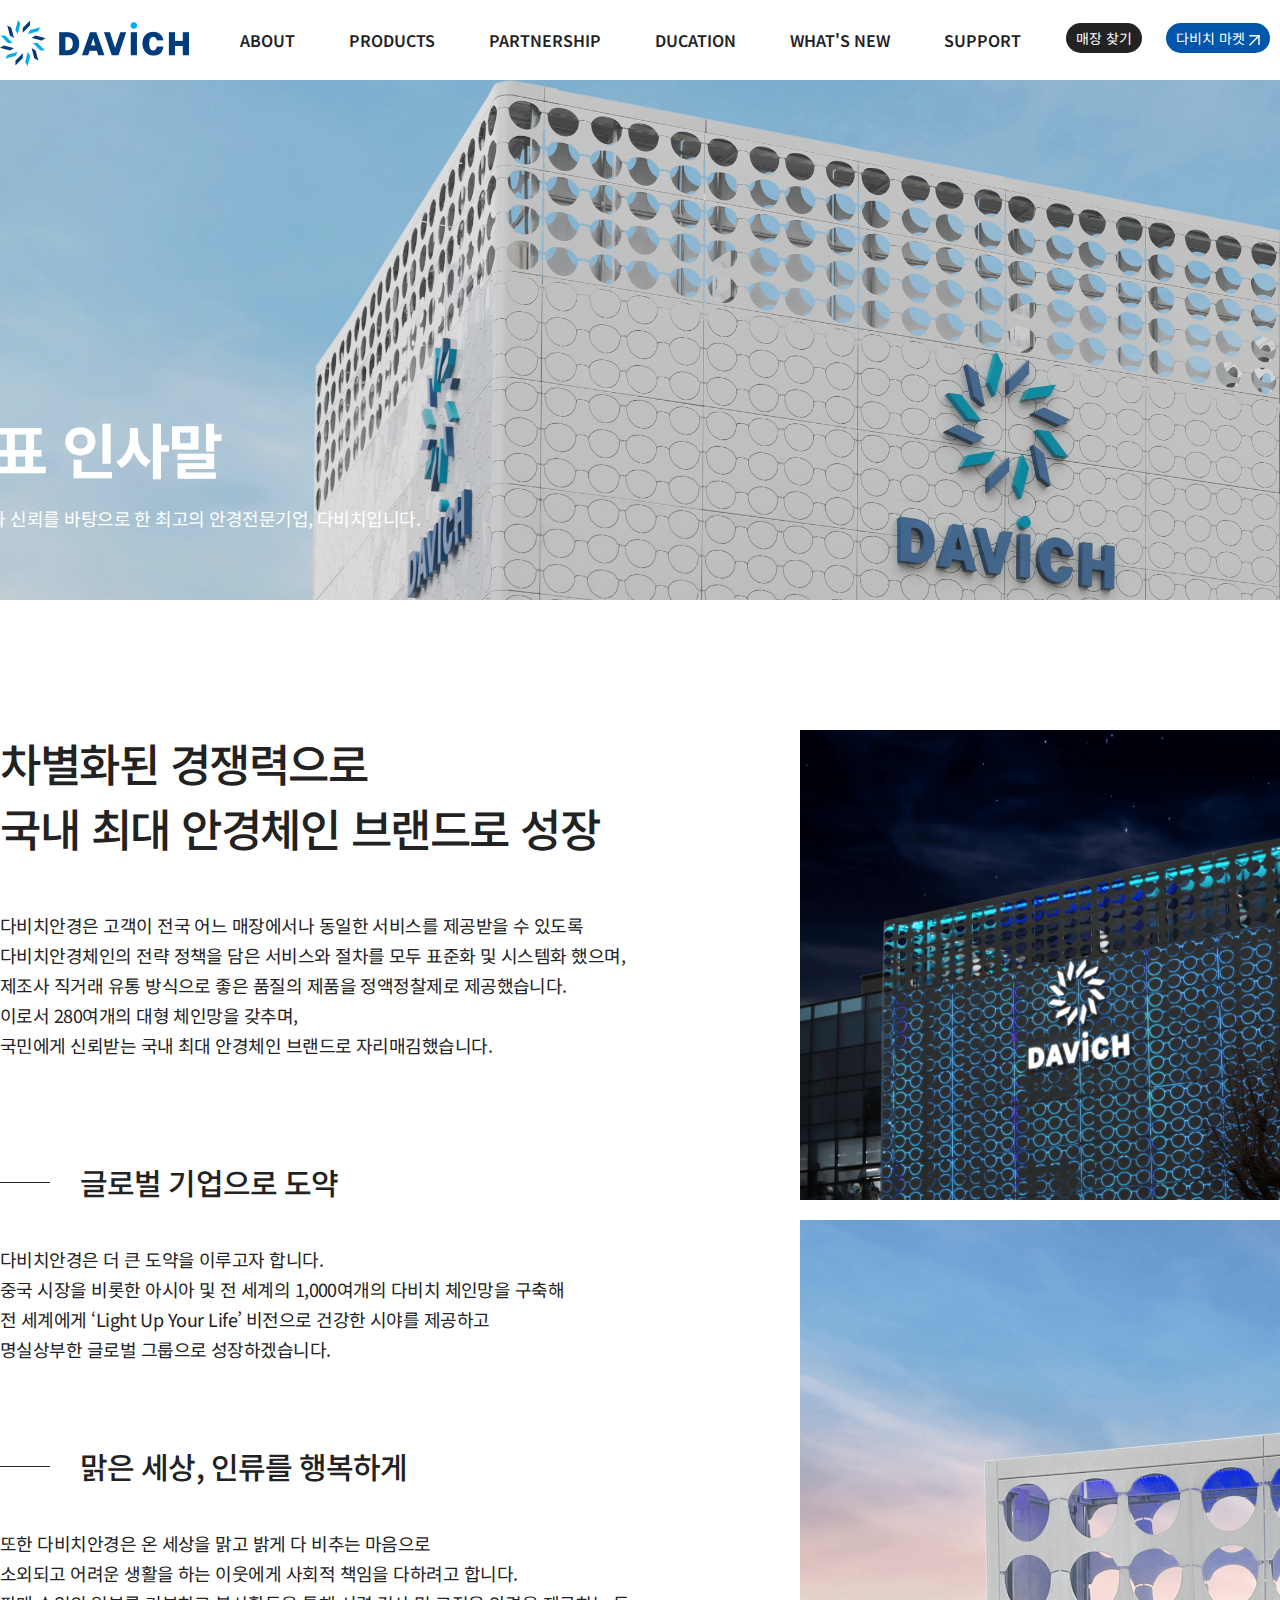
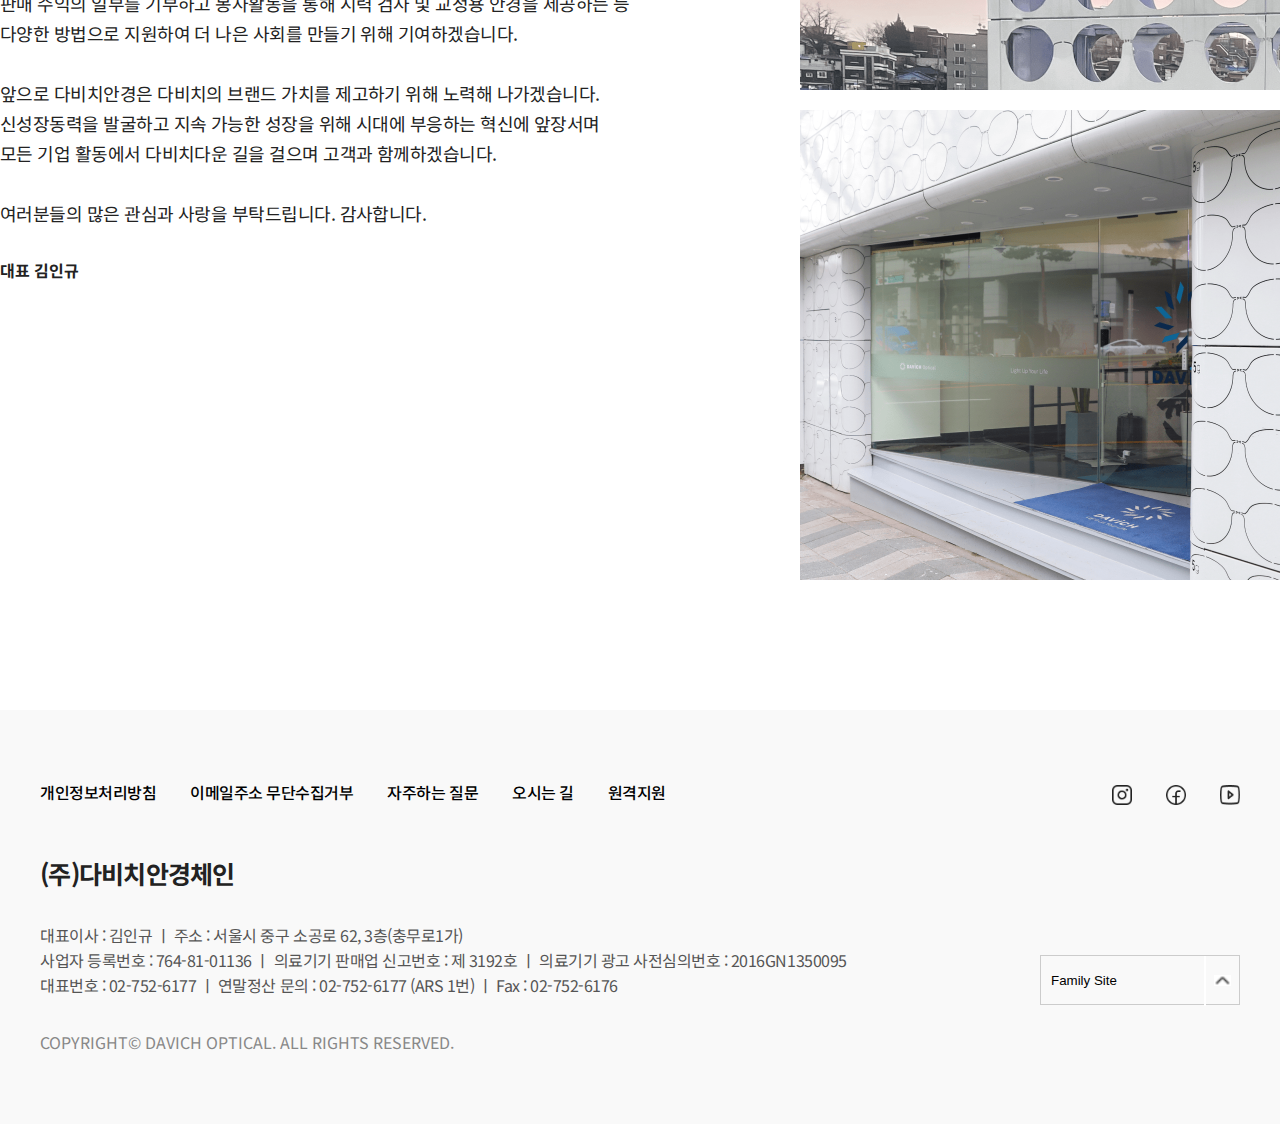
<file: sub1.html>
<!DOCTYPE html>
<html lang="ko">
<head>
    <meta charset="UTF-8">
    <meta http-equiv="X-UA-Compatible" content="IE=edge">
    <meta name="viewport" content="width=device-width, initial-scale=1.0">
    <title>Document</title>
    <link href="https://fonts.googleapis.com/css2?family=Noto+Sans+KR:wght@100;300;400;500;700;900&display=swap" rel="stylesheet">
    <link rel="stylesheet" href="css/main.css">
    <link rel="stylesheet" href="css/reset.css">
    <link rel="stylesheet" href="css/responsive.css">
    <link rel="stylesheet" href="css/sub1.css">
    <link href="https://unpkg.com/aos@2.3.1/dist/aos.css" rel="stylesheet">
    <script src="https://unpkg.com/aos@2.3.1/dist/aos.js"></script>
    
    <script src="https://ajax.googleapis.com/ajax/libs/jquery/3.6.0/jquery.min.js"></script>
    <script defer src="js/main.js"></script>
</head>
<body>
    <div class="header_container">
        <header>
            <div class="header_main">
                <h1><a href="index.html"></a></h1>
                <button class="trigger">
                    <span class="icon_bar"></span>
                    <span class="icon_bar"></span>
                    <span class="icon_bar"></span>
                </button>
                <div class="gnb">
                    <div class="navbar">
                        <ul class="navbar_gnb">
                            <li>
                                <a href="#">ABOUT</a>
                                <div class="icon"></div>
                                <ul class="sub">
                                    <li><a href="sub1.html">대표 인사말</a></li>
                                    <li><a href="#">기업소개</a></li>
                                    <li><a href="#">비주얼<br>아이덴티티</a></li>
                                    <li><a href="#">사회 공헌</a></li>
                                    <li><a href="#">오시는 길</a></li>
                                </ul>
                            </li>
                            <li>
                                <a href="#">PRODUCTS</a>
                                <div class="icon"></div>
                                <ul class="sub">
                                    <li><a href="#">안경테</a></li>
                                    <li><a href="#">안경렌즈</a></li>
                                    <li><a href="#">콘택트렌즈</a></li>
                                    <li><a href="#">보청기</a></li>
                                </ul>
                            </li>
                            <li>
                                <a href="#">PARTNERSHIP</a>
                                <div class="icon"></div>
                                <ul class="sub">
                                    <li><a href="#">가맹점 현황</a></li>
                                    <li><a href="#">가맹점 개설안내</a></li>
                                    <li><a href="#">가맹점 개설문의</a></li>
                                    <li><a href="#">제휴 문의</a></li>
                                </ul>
                            </li>
                            <li>
                                <a href="#">DUCATION</a>
                                <div class="icon"></div>
                                <ul class="sub">
                                    <li><a href="#">고객 가치<br>경영 연구원</a></li>
                                    <li><a href="#">다비치 사관·공채</a></li>
                                    <li><a href="#">사관·공채 모집</a></li>
                                </ul>
                            </li>
                            <li>
                                <a href="#">WHAT'S NEW</a>
                                <div class="icon"></div>
                                <ul class="sub">
                                    <li><a href="#">광고/홍보영상</a></li>
                                    <li><a href="#">다비치 소식</a></li>
                                    <li><a href="#">이벤트</a></li>
                                </ul>
                            </li>
                            <li>
                                <a href="#">SUPPORT</a>
                                <div class="icon"></div>
                                <ul class="sub">
                                    <li><a href="#">고객의 소리</a></li>
                                    <li><a href="#">자주하는 질문</a></li>
                                    <li><a href="#">상품권 구매</a></li>
                                    <li><a href="#">매장찾기</a></li>
                                </ul>
                            </li>
                        </ul>
                    </div>
                </div>
                <div class="enbContainer">
                    <div class="enbMap">
                        <a href="#">
                            <span>매장 찾기</span>
                            <img class="enbIcon" src="img/map_FILL1_wght400_GRAD0_opsz48.png" alt="">
                        </a>
                    </div>
                    <div class="enbShop">
                        <a href="#">
                            <span>다비치 마켓</span>
                            <img class="enbTxtBtn" src="img/icon-arrow.png" alt="">
                            <img class="enbIcon" src="img/storefront_FILL0_wght400_GRAD0_opsz48.png" alt="">
                        </a>
                    </div>
                </div>
            </div>
        </header>
        <div class="sub_shadow"></div>
    </div>
    <main>
        <div class="sublayout">
            <div class="subTitle">
                <div class="subTitleTxt inner">
                    <h2>대표 인사말</h2>
                    <p>전문성과 신뢰를 바탕으로 한 최고의 안경전문기업, 다비치입니다.</p>
                </div>
            </div>
            <!-- section 1-->
            <section id="greetingContainer">
                <div class="greetingInner inner">
                    <div class="greetingBox">
                        <div class="greetingTitle">
                            <h2><span>차별화된 경쟁력으로<br>국내 최대 안경체인 브랜드로 성장</span></h2>
                            <p>다비치안경은 고객이 전국 어느 매장에서나 동일한 서비스를 제공받을 수 있도록<br>다비치안경체인의 전략 정책을 담은 서비스와 절차를 모두 표준화 및 시스템화 했으며,<br>제조사 직거래 유통 방식으로 좋은 품질의 제품을 정액정찰제로 제공했습니다.<br>이로서 280여개의 대형 체인망을 갖추며,<br>국민에게 신뢰받는 국내 최대 안경체인 브랜드로 자리매김했습니다. </p>
                        </div>
                        <div class="greetingTxt">
                            <h3>글로벌 기업으로 도약</h3>
                            <p>다비치안경은 더 큰 도약을 이루고자 합니다.<br>중국 시장을 비롯한 아시아 및 전 세계의 1,000여개의 다비치 체인망을 구축해<br>전 세계에게 ‘Light Up Your Life’ 비전으로 건강한 시야를 제공하고<br>명실상부한 글로벌 그룹으로 성장하겠습니다. </p>
                            <h3>맑은 세상, 인류를 행복하게</h3>
                            <p class="greeInAddition"> 또한 다비치안경은 온 세상을 맑고 밝게 다 비추는 마음으로<br>소외되고 어려운 생활을 하는 이웃에게 사회적 책임을 다하려고 합니다.<br>판매 수익의 일부를 기부하고 봉사활동을 통해 시력 검사 및 교정용 안경을 제공하는 등<br>다양한 방법으로 지원하여 더 나은 사회를 만들기 위해 기여하겠습니다.<br></p>
                            <p class="greeAddition">앞으로 다비치안경은 다비치의 브랜드 가치를 제고하기 위해 노력해 나가겠습니다.<br>신성장동력을 발굴하고 지속 가능한 성장을 위해 시대에 부응하는 혁신에 앞장서며<br>모든 기업 활동에서 다비치다운 길을 걸으며 고객과 함께하겠습니다.<br></p>
                            <p class="greeThanks">여러분들의 많은 관심과 사랑을 부탁드립니다. 감사합니다. </p>
                            <strong>대표 김인규</strong>
                        </div>
                    </div>
                    <div class="greetingImg">
                        <img class="greetingImg1" src="img/img-greetings-01.png" alt="">
                        <img class="greetingImg2" src="img/img-greetings-02.png" alt="">
                        <img class="greetingImg3" src="img/img-greetings-03.png" alt="">
                    </div>
                </div> 
            </section>
        </div>
    </main>
   <!-- footer -->
   <footer>
    <div class="footerContainer inner">
        <div class="footerBox">
            <div class="footerTop">
                <ul class="fnb">
                    <li><a href="#">개인정보처리방침</a></li>
                    <li><a href="#">이메일주소 무단수집거부</a></li>
                    <li><a href="#">자주하는 질문</a></li>
                    <li><a href="#">오시는 길</a></li>
                    <li><a href="#">원격지원</a></li>
                    <li><a class="mFamilySiteContainer" href='javascript:void(0);'>FamilySite</a>
                        <div class="mFamilySiteBox">
                            <ul class="mFamilySite">
                                <li><a href="https://www.davichmarket.com/" target="_blank">다비치 마켓</a></li>
                                <li><a href="http://www.bibiem.co.kr/" target="_blank">bibiem</a></li>
                                <li><a href="https://www.davichhearing.com/" target="_blank">다비치보청기</a></li>
                                <li><a href="https://www.kvisionoptical.com/" target="_blank">K비젼안경</a></li>
                            </ul>
                        </div>
                    </li>
                </ul>
                <div class="footerSns">
                    <a href="https://www.instagram.com/davich.official/">
                        <img src="img/icon-instagram-01.png" alt="">
                    </a>
                    <a href="https://facebook.com/davichoptical">
                        <img src="img/icon-facebook-01.png" alt="">
                    </a>
                    <a href="https://www.youtube.com/channel/UCJoAvzt6GNBZLuXYY50F3Yw">
                        <img src="img/icon-youtube-01.png" alt="">
                    </a>
                </div>
            </div>
            <div class="footerBody">
                <div class="footerInfo">
                    <h2>(주)다비치안경체인</h2>
                    <p class="address">
                        <span>대표이사 : 김인규 ㅣ 주소 : 서울시 중구 소공로 62, 3층(충무로1가)<br>사업자 등록번호 : 764-81-01136 ㅣ 의료기기 판매업 신고번호 : 제 3192호 ㅣ 의료기기 광고 사전심의번호 : 2016GN1350095<br>대표번호 : 02-752-6177 ㅣ 연말정산 문의 : 02-752-6177 (ARS 1번) ㅣ Fax : 02-752-6176</span>
                    </p>
                    <p class="mAddress">
                        <span>대표이사 : 김인규<br>주소 : 서울시 중구 소공로 62, 3층(충무로1가)<br>사업자 등록번호 : 764-81-01136<br>의료기기 판매업 신고번호 : 제 3192호<br>의료기기 광고 사전심의번호 : 2016GN1350095<br>대표번호 : 02-752-6177<br>연말정산 문의 : 02-752-6177 (ARS 1번)<br>Fax : 02-752-6176</span>
                    </p>
                    <p>COPYRIGHT© DAVICH OPTICAL. ALL RIGHTS RESERVED.</p>
                </div>
                <div class="footerFamilySite">
                    <select name="family" class="familySite" onchange="window.open(value,'_blank');">
                        <option selected value="index.html">Family Site</option>
                        <option value="https://www.davichmarket.com/">다비치마켓</option>
                        <option value="http://www.bibiem.co.kr/">bibiem</option>
                        <option value="https://www.davichhearing.com/">다비치보청기</option>
                        <option value="https://www.kvisionoptical.com/">K비젼안경</option>
                    </select>
                    <span class="icoArrow"><img src="img/select-arrow.png" alt=""></span>
                </div>
            </div>
        </div>
    </div>
</footer>
    
</body>
</html>
</file>
<file: css/main.css>
@charset "UTF-8";
body {
    background: #EDEBE9;
    font-family: 'Noto Sans KR', '맑은 고딕', sans-serif;
    color: #222;
    
}
.hidden { display: none;}
.inner { 
    width: 1400px;
    margin: 0 auto;
}


/****** header ******/
.header_container {
    position: fixed; /* 가로 너비 지정 필요 */
    top: 0;
    left: 0;
    width: 100%;
    height: 80px;
    background: transparent;
    z-index: 300;
    transition: .3s;
}

.header_container.scroll, .header_container.menu_on {
    background: #fff;
}

.header_main.scroll h1 a, .header_main.menu_on h1 a {
    background: url(../img/logo-color.png) no-repeat;
}

ul.navbar_gnb.scroll li > a, ul.navbar_gnb.menu_on li > a {
    color: #222;
    transition: .3s;

}
ul.navbar_gnb.scroll li > a:hover, ul.navbar_gnb.menu_on li > a:hover { color:#0056aa;}

.enbMap a.scroll , .enbMap a.menu_on {
    border-radius: 50px;
    background: #222222;
}
.enbShop a.scroll , .enbShop a.menu_on{
    border-radius: 50px;
    background: #0056aa;
}

.trigger .icon_bar.scroll, .trigger .icon_bar.menu_on {
    background: #222;
}

header {
    width: 1400px;
    margin: auto;
    position: relative;
}
.header_mian {}

header h1 { 
    float:left; 
    margin-top: 20px;
}
header h1 a {
    display: block;
    background: url(../img/logo-white.png) no-repeat;
    width: 190px;
    height: 50px;
    text-indent: -999px; /* 텍스트 안 보이게 처리 (오른쪽으로 보내면 스크롤이 생기므로 반드시 - 로 왼쪽으로 보내기)*/
    transition: .3s;
}

.gnb { }
.navbar {width: 100%;}
ul.navbar_gnb {
    margin-left: 190px;
    text-align: center; /* 안에 있는 text 들이 가운데로*/
    margin-right: 190px;
}
ul.navbar_gnb > li { display: inline-block;}
ul.navbar_gnb > li > a {
    display: block;
    line-height: 80px;
    padding: 0 35px 0 15px;
    color: #fff;
    font-size: 16px;
    
    font-weight: 600;
    transition: .3s;
}

.trigger { display: none ;}

.sub{
    display: none;
    position:absolute;
    top: 80px;
    z-index: 200;
}
.sub li {}
.sub li a{
    display: block;
    text-align: left;
    padding: 10px 30px 0 15px;
    color: #222;
    font-weight: 400;
}
.sub li a:hover{
    color: #0056aa;
}

.sub_shadow {
    display: none;
    position: absolute;
    top: 80px;
    left: 0;
    width: 100%;
    height: 210px;
    background:#fff;
    z-index: 100;
    border-top: 1px solid #edeff5;
}

ul.navbar_gnb > li.on {}
ul.navbar_gnb > li.on > a {
    color: #0056aa;
}
ul.navbar_gnb > li.on .icon {
    transform: rotate(180deg);
    top: 25px;
}
ul.navbar_gnb > li.on .icon::before
{
    background: #fff;
    display: block;
    border: 2px solid #0056aa;
    border-top-color: currentcolor;
    border-top-style: solid;
    border-top-width: 2px;
    border-left-color: currentcolor;
    border-left-style: solid;
    border-left-width: 2px;
    border-top: transparent;
    border-left: transparent;
    color: grey;
    margin: 0 auto;
    margin-bottom: 0px;
    transform: rotate(45deg);
    margin-bottom: 10px;
}

.enbContainer{
    position: absolute;
    top:10px;
    right: 0;
}

.enbMap, .enbShop { 
    display: inline-block;  
    font-weight: 500;
}
.enbMap a, .enbShop a{ 
    display: block;
    font-size: 14px;
    font-weight: 400;
    color: #fff;
    margin: 13px 10px;
    padding: 5px 10px;
}
.enbMap a.scroll, .enbShop a.scroll{
    background: #0056aa;
    border-radius: 50px;
    color: #fff;
}
.enbMap a.scroll{
    background: #222;
}


/*** section 1 ****/
#mainVisual { 
    position:  relative;
    width: 100%;
    height: 100vh;
}
#mainVisual video { 
    width: 100%; height: 100vh;
    object-fit: cover;
}
.mainTextContainer { 
    position: absolute;
    top: 45%;
    left: 11%;
}
.mainTextContainer h2 {
    font-size: 60px;
    font-weight: 800;
}
.mainTextContainer p {
    font-size: 25px;
    font-weight: 300;
    letter-spacing: -0.5px;
}
.mainTextContainer h2, .mainTextContainer p {
    color: #fff;
    margin-bottom: 5px;
}
.mainSlide{
    width: 100%;
    position: absolute;
    top: 49%;
}
.mainBtn { position: relative; }
.slickPrev, .slickNext {
    background: transparent;
    border: none;
    margin: 0 20px;
    opacity: 0.3;
}
.slickNext{
    position: absolute;
    right: 0;
}
.mainSlide img{
    width: 70px;
    height: 70px;
}
.mouseScroll {
    color: transparent;
    position: absolute;
    bottom: 5%;
    left: 50%;
    transform: translateX(-50%);
}

.mouseScroll::before {
    background: url('../img/icon-scroll.png');
    width: 33px;
    height: 51px;
    display: block;
    content: "";
    animation-name: scrollUpDown;
    animation-duration: 800ms;
    animation-iteration-count: infinite;
    animation-direction:  alternate;
}

@keyframes scrollUpDown{
    from{
        transform: translateY(0px)
    }
    to{
        transform: translateY(-20px)
    }
}

/****** trigger *******/ 
.trigger {  display: none; }
.trigger .iconBar.scroll { background: #222;}

.mBr{
    display: none;
}

/******** section 1 *******/

.enbContainer .enbMap .enbIcon, .enbContainer .enbShop .enbIcon {
    display: none;
}

/****** section 2 / mainCountYear ******/

#mainCountYear {
    background: #0056aa;
    color: #fff;
    width: 100%;
    margin-bottom: 100px;

}
.countContainer {
}
.countBox{
    display: flex;
    width: 100%;
    height: 100%;
    padding: 150px 0;
    justify-content: space-between;
    align-items: center;
}
.countContainer .countBox .countNum {
    text-align: center;
    /* transform: translateY(15px); */
    opacity: 0.2;
    animation-name: countUpDown;
    animation-duration: 700ms;
    animation-iteration-count: infinite;
    animation-direction: alternate;
}

@keyframes countUpDown{
    from{
        opacity: 1;
        scale: 1.02;
    }
    to{
        opacity: 0.7;
    }
}


.countNum p{
    font-size: 40px;
    line-height: 50px;
}
.countNum strong{
    font-size: 90px;
}
.countNum span{
    display: block;
    font-size: 22px;
    margin-top: 30px;
}


/****** section 3 / mainBrand ******/

#mainBrand {}
.proContainer{ }
.title{
    padding: 50px 0 0 0;
    text-align: center;
}
.proContainer h2, .eduContainer h2 {
    display: inline;
    position: relative;
    font-size: 100px;
    letter-spacing: -0.8px;
    border-bottom: 5px solid #0056aa;
    text-align: center;
    color: #222;
    font-weight: 900;
    z-index: 4;
}
.proContainer .title::after, .eduContainer .title::after  {
    display: block;
    content: "";
    border: 1px solid #eee;
    margin-top: 3px;
    opacity: 0.9;
}
.brandBox article:nth-child(2) .proImg img {
    width: 100%;
}
.brandBox article:nth-child(4) .proImg img {
    width: 100%;
}
.pro{
    display: flex;
    position: relative;
}
.pro .proBtn {
    position: absolute;
}
.proWrap{ 
    width: 100%;
    margin-bottom: 100px;
    overflow: hidden;
}

.brandBox article:nth-child(1) .proWrap{
    width: 95%;
}
.proWrap > img {
    overflow: hidden;
}
.proWrap img {
    opacity: 1;
    transition: .3s;
}
.proWrap:hover img {
    opacity: 0.7;
    transform: scale(1.1);
}

.proWrapMini{
    position: relative;
    width: 100%;
    z-index: -1;
}
.proWrapMini .proImg{
    display: flex;
    flex-direction: column;
}
.proWrapMini .proImg img{
    position: absolute;
    width: 360px;
    height: 360px;
    opacity: .8;
}
.proWrapMini .proImg img:nth-child(1){
    top: 0px;
    right: 0;
    /* animation-name: h2up1;
    animation-duration: 1.7s;
    animation-fill-mode: forwards;
    animation-direction: reverse;
    animation-timing-function: ease-out; */
}

/* @keyframes h2up1{
  0%{
    transform: translateY(0%);
    opacity: 1;
  }
  100%{
    transform: translateY(100%);
    opacity: 0.4;
  }
} */

.proWrapMini .proImg img:nth-child(2){
    top: 360px;
    left: 100px;
    /* animation-name: h2up2;
    animation-duration: 2.3s;
    animation-fill-mode: forwards;
    animation-direction: reverse;
    animation-timing-function: ease-out; */
}
/* 
@keyframes h2up2{
  0%{
    transform: translateY(0);
    opacity: 1;
  }
  100%{
    transform: translateY(100%);
    opacity: 0.4;
  }
} */


.proWrapMini .proImg img:nth-child(3){
    top: 720px;
    right: 0px;
    /* animation-name: h2up3;
    animation-duration: 2.8s;
    animation-fill-mode: forwards;
    animation-direction: reverse;
    animation-timing-function: ease-out; */
}
/* 
@keyframes h2up3{
  0%{
    transform: translateY(0);
    opacity: 1;
  }
  100%{
    transform: translateY(100%);
    opacity: 0.4;
  }
} */

.mProImg{
    display: none;
}

.proGlasslens{ position: relative;}
.proGlasslens .proBtn { 
    position: absolute;
    top: 50%;
    left: 50%;
    transform: translate(-50%,-50%);
}
.proLens { 
    position: relative;
    margin: 0 auto;
    width: 1400px;
}
.lensBox{
    position: relative;
}

.proLens .proWrap .proImg {
    display: flex;
    justify-content: space-between;
    cursor: pointer;
    }
    
    
    .proLens .proWrap .proImg .proImgMain{
        overflow: hidden;
    }
.proLens .proBtn {
    position: absolute;
    top: 50%;
    left: 50%;
    transform: translate(-50%,-50%);

}
.proHearingIad { position: relative;}
.proHearingIad .proBtn {
    position: absolute;
    top: 50%;
    left: 50%;
    transform: translate(-50%,-50%);
}
.proBtn {
    width: 250px;
    text-align: center;
    display: inline-block;
    border: 1px solid #0056aa;
    padding: 10px 20px;
    font-size: 25px;
    color: #0056aa;
    /* background: rgba(255,255,255,.3); */
    position: absolute;
    top: 50%;
    left: 25%;
    transform: translate(-50%,-25%);
    overflow: hidden;
}
.proBtn span::before{
    content: "";
    position: absolute;
    top: 0;
    left: 0;
    background-color: #0056aa;
    width: 320px;
    height: 100%;
    transform: skewX(-40deg) translateX(-400px);
    transition: .3s;
    z-index: -1;
}
.proWrap:hover span::before{
    transform: skewX(-40deg) translateX(-30px);
}

.proWrap:hover span{
    color: #fff;
}
.proImg:hover span::before{
    /*! transform: skewX(-40deg) translateX(-30px); */
}
.proImg:hover span{
    color: #fff;
}

.lensTxt{
    position: absolute;
    font-size: 180px;
    color: #fff;
    font-weight: 900;
    letter-spacing: -10px;
    z-index: -22;
    text-align: start;
    top: 30%;
    left: -10%;
    transform: translate(-50%);
    transform: rotate(90deg);
    opacity: 0.7;
}


/****** section 4 / mainFullBanner ******/

#mainFullBanner {
    overflow: hidden;
}
.eduBox {
    overflow: hidden;
}
.eduBox .eduImg{
    position: relative;
    overflow: hidden;
}
.eduBox .eduImg img {
    width: 100%;
    height: 100%;
    object-fit: cover;
    transition: .6s;
}
.eduBox .eduImg:hover img{
    transform: scale(1.1);
}
.mEduImg {
    display: none;
}
.eduTxt {
    width: 1400px;
    position: absolute;
    top: 50%;
    left: 50%;
    transform: translate(-50%,-50%);
}
.eduImgRight .eduTxt {
    text-align: end;
}
.eduTxt h3{ 
    font-size: 50px;
    font-weight: 700;
    line-height: 70px;
    margin-bottom: 20px;
}
.eduTxt p {
    font-size: 18px;
    margin-bottom: 90px;
    line-height: 30px;
}
.eduImg .eduTxt .bannerBtn {
    position: relative;
    display: inline-block;
    border: 1px solid #222;
    padding: 12px 65px;
    visibility:hidden;
    opacity: 0;
    transition: .4s;
    overflow: hidden;
}
.eduImg .eduTxt .bannerBtn::before {
    content: "";
    position: absolute;
    top: 0;
    left: 0;
    background-color: #0056aa;
    width: 270px;
    height: 100%;
    transform: skewX(-40deg) translateX(-300px);
    transition: .3s;
    z-index: -1;
}
.eduImg .eduTxt .bannerBtn:hover:before{
   transform: skewX(-40deg) translateX(-30px);
}
.eduImg .eduTxt .bannerBtn:hover {
    border: 1px solid #fff; 
    color: #fff;
}

.eduImg:hover .eduTxt .bannerBtn{
    visibility:visible;
    opacity: 1;
}

.eduTxtBox{
    position: relative;
}
.mBannerBtn {
    display: none;
}


.bannerBtnAll {
    position: absolute;
    top:  0;
    right: 0;
    width: 40px;
    height: 40px;
    border: 1px solid #222;
}
.bannerBtnAll span{
    position: absolute;
    top: 50%;
    left: 50%;
    transform: translate(-50%,-50%);
    background-color: #222;
    display: block;
}
.bannerBtnAll span:first-child{
    width: 20px;
    height: 1px;
}
.bannerBtnAll span:last-child{
    width: 1px;
    height: 20px;
}

/****** section 5 / mainQuickMenu ******/

#mainQuickMenu {background: #0056aa;}
.menuBox {
    display: flex;
    align-items: center;
    justify-content: center;
    padding: 100px 0;
  
}
.menuBox a { 
    width: 288px;
    height: 288px;
    margin-right: 72px;
    border-radius: 50%;
    background-color: #0056aa;
    position: relative;
    transition: .6s;
    color: #fff
}
.menuBox a:last-child {
    margin-right: 0;
}
.menuBox a:hover {
    background: #fff;
    color: #0056aa;
}
.menuBox a .menu {
    left: 50%;
    transform: translateX(-50%);
    position: absolute;
    text-align: center;
    display: flex;
    flex-direction: column;
    align-items: center;
    bottom: 57px;
    z-index: 1;
    font-size: 24px;
}
.menuBox .menuImg img  {
    position: relative;
}
.menuBox .menuImg {
    width: 160px;
    margin-bottom: 17px;
    height: 100%;
    overflow: hidden;
}
.menuBox a:hover .menu .menuImg img{
    transform: translateX(-50%);
}

/****** section 6 / mainInsta ******/

#mainInsta{
    background: #fff;
}
.instaBox {
    text-align: center;
}
.instaContainer{
    padding: 100px 0 30px;
}
.instaContainer h2 { 
    font-size: 60px;
    font-weight: 900;
    letter-spacing: -0.9px;
    margin-left: 5px;
    margin-bottom: 10px;
}
.instaInner{
    display: inline-block;
    width: calc((100% / 4) - (105px / 4));
    margin-right: 30px;
    margin-bottom: 30px;
    overflow: hidden;
}
.instaInner:nth-child(4){
    margin-right: 0;
}
.instaInner:nth-child(8){
    margin-right: 0;
}
.instaInner .instaFeedCont {
    width: 100%;
    height: 100%;
    position: relative;
    display: inline-block;
    overflow: hidden;
}
.instaInner:hover .instaImg{
    transform: scale(1.2);
}

.instaImg {
    width: 100%;
    height: 100%;
    transition: .3s;
}

.instaIcon {
    position: absolute;
    right: 0;
    bottom: 0;
}

/****** section 7 / mainNotice ******/

#mainNotice {
    background: #fff;
}
.noticeContainer {
    padding: 50px 0 0 0;
    display: flex;
    justify-content: space-between;
}

.noticeContainer h2 {
    font-size: 35px;
    font-weight: 800;
    margin-bottom: 30px;
    letter-spacing: 1px;
}

.noticeBox{
    width: 680px;
    position: relative;
    margin-bottom: 100px;
}

.btnAll {
    position: absolute;
    top: 10px;
    right: 0;
    width: 40px;
    height: 40px;
    border: 1px solid #222;
    overflow: hidden;
}

.btnAll:before{
    content: "";
    position: absolute;
    top: 0;
    left: 0;
    background-color: #0056aa;
    width: 100px;
    height: 100%;
    transform: skewX(-40deg) translateX(-150px);
    transition: .3s;
}
.btnAll:hover:before{
    transform: skewX(-40deg) translateX(-30px);
}

.btnAll:hover{
    border: 1px solid #fff;
}
.btnAll:hover span{
    background: #fff
}

.btnAll span{
    position: absolute;
    top: 50%;
    left: 50%;
    transform: translate(-50%,-50%);
    background-color: #222;
    display: block;
}
.btnAll span:first-child{
    width: 20px;
    height: 1px;
}
.btnAll span:last-child{
    width: 1px;
    height: 20px;
}

.noticeWrap li { 
    border-top: 1px solid #edeff5;
}
.noticeWrap li a{
    display: inline-block;
    width: 100%;
    line-height: 79px;
    font-size: 18px;
    font-weight: 400;
    color: #333;
    letter-spacing: 0.89;
}
.noticeWrap li:last-child a{
    border-bottom: 1px solid #edeff5;
}
.storeDesc {
    position: relative;
}
.storeDesc img {

}
.slick-slide .storeTxt {
    position: relative;
}
.slick-slide .storeTxt h4{
    position: absolute;
    font-size: 35px;
    width: 40%;
    top: 30%;
    right: 0;
    color: #fff;
}
.slick-slide .storeTxt p{
    position: absolute;
    font-size: 25px;
    font-weight: 700;
    width: 40%;
    top: 50%;
    right: 0;
    color: #fff;
}

/****** footer ******/

footer{ background: #f9f9f9;}
.footerBox {
    padding: 70px 0;
}
.footerTop {
    display: flex;
    justify-content: space-between;
}

.footerTop .fnb li{
    display: inline-block;
}
.footerTop .fnb li a, .mFamilySite {
    padding-right: 30px;
    letter-spacing: -.48px;
    font-weight: 500;
}
.footerTop .fnb li a:hover {
    color: #0056aa;
    font-weight: 700;
}
.footerSns a img{
    width: 20px;
    height: 20px;
    margin-right: 30px;
}
.footerSns a:last-child img {
    margin-right: 0;
}

.footerBody {
    display: flex;
    justify-content: space-between;
    position: relative;
}
.footerInfo{
    display: inline-block;
    margin-top: 50px;
}

.footerInfo h2 {
    font-size: 25px;
    letter-spacing: -.75px;
    font-weight: 700;
}

.footerInfo .address, .mAddress{
    margin: 32px 0;
    line-height: 25px;
    letter-spacing: -.48px;
    color: #555;
}
.footerInfo p{
    color: #888;
}

  /* IE */
.familySite::-ms-expand { 
	display: none;
}
.familySite {
    -o-appearance: none;
    -webkit-appearance: none;
    -moz-appearance: none;
    appearance: none;
}

.footerFamilySite {
    position: relative;
    width: 200px;
    height: 50px;
    border: 1px solid #ccc;
    top: 150px;
    
}
.footerFamilySite .familySite {
    width: inherit;
    height: inherit;
    background: transparent;
    border: 0 none;
    outline: 0 none;
    padding: 0 10px;
    position: relative;
    z-index: 3;
}

.footerFamilySite .familySite option {
    background: #fff;
    color: #222;
    padding: 3px 0;
    font-size: 16px;
    border: 0 none;
    outline: 0 none;
    border-radius: 0;
}

.footerFamilySite .icoArrow {
    position: absolute; 
    top: 0; 
    right: 0; 
    z-index: 1; 
    width: 35px; 
    height: inherit;
    border-left: 2px solid #fff;
    display: flex;
    justify-content: center;
    align-items: center;
}

.footerFamilySite .icoArrow img {
    width: 50%;
    transition: .3s;
}  

.mFamilySiteContainer, .mFamilySiteBox{
    display: none;
}
.fnb span {
    display: none;
    transform: rotate(180deg);
}
.mAddress{
    display: none;
}
.mFamilySite{
    background: #f9f9f9;
}

#topBtn{
  width: 60px;
  height: 60px;
  border-radius: 50%;
  background-color: #003a70;
  position: fixed;
  z-index: 999999999999;
  padding-top: 8px;
  opacity: 0;
  transform: translateY(-50%);
  transition: .3s;
  bottom: 30px;
  right: 50px;
  border: none;
  cursor: pointer;
}

#topBtn img {
  width: 24px;
  height: 25px;
  margin-bottom: 5px;
}

/* slick */

.slick-slide {
    margin: 0 10px;
  }
</file>
<file: css/responsive.css>
@charset "UTF-8";

@media (max-width:1400px){
    header{
        width: 100%;
    }
    .headerBox {
        width: auto;
        height: 80px;
        margin: 0 3vw;
    }
    .logo { margin-right: 80px;}
    .logo img { height: 40px;}
    #gnb li a {
        padding: 28px 10px;
    }
    /* section 2 */
    .countContainer {
        width: 1200px;
    }
    .countBox {
        justify-content: center;
    }
    .countNum {
        padding: 0 20px;
    }
    
    /* section 3 */
    .proLens{
        margin: 0;
        padding: 0 0;
        width: 100%;
    }
    /* section 4 */
    .eduTxt {
        width: 95vw;    
    }
    .eduTxt h3{ 
        font-size: 40px;
        line-height: 50px;
    }
    .eduTxt p {
        font-size: 16px;
        line-height: 30px;
        margin-bottom: 50px;
    }
    /* section 5 */
    .menuContainer {
        width: 1200px;
    }
    .menuBox a { 
        width: 200px;
        height: 200px;
    }
    .menuBox a .menu {
        bottom: 30px;
        font-size: 18px;
    }
    .menuBox .menuImg {
        width: 150px;
        margin-bottom: 0;
    }

    /* section 6 */
    .instaContainer{
        width: 1200px;
    }
    .instaContainer h2 { 
        font-size: 50px;
    }
    .instaInner{
        width: calc((100% / 3) - (60px / 3));    
        margin-right: 20px;
        margin-bottom: 20px;
    }
    .instaInner:nth-child(3){
        margin-right: 0px;
    } 
    .instaInner:nth-child(6){
        margin-right: 0px;
    }
    .instaInner:nth-child(4){
        margin-right: 20px;
    }
    .instaInner:nth-child(7){
        display: none;
    }
    .instaInner:nth-child(8){
        display: none;
    }

    /* section 7 */
    
    .noticeContainer {
        width: 1200px;
        padding: 50px 30px 30px;
    }
    .noticeBox{
        width: 40vw;
    }
    .storeDesc  img {
        width:  100%
    }
    
  .slick-slide .storeTxt h4{
    font-size: 30px;
    width: 45%;
}
.slick-slide .storeTxt p{
    font-size: 20px;
    width: 45%;
    top: 55%;
}
    /* footer */
    .footerContainer {
        width: 1200px;
    }

}

@media (max-width:1240px){
    

    /* header */
    header {
        position: relative;
        width: auto;
        margin: 0 10px;
    }
    header h1 { 
        margin-left: 10px;
    }
    button.trigger { border: none;
        position: relative;
        display: block; 
        float: right;
        width: 22px;
        height: 22px;
        margin: 32px 10px 0 0;
        background: transparent;
        cursor: pointer;
    }
    .trigger .icon_bar {
        position: absolute;
        left: 0;
        width: 22px;
        height: 2px;
        border-radius: 1px;
        background: #fff;
        transition: 0.5s;
    }
    .trigger .icon_bar:nth-child(1) {
        top: 4px;
    }
    .trigger .icon_bar:nth-child(2) {
        top: calc(50% - 1px);
    }
    
    .trigger .icon_bar:nth-child(3) {
        bottom: 4px;
    }

    .trigger.open {}
    .trigger.open .icon_bar:nth-child(1) {
        transform: rotate(45deg);
        margin-top: 6px;
    }
    .trigger.open .icon_bar:nth-child(2) {
        width: 0;
    }
    .trigger.open .icon_bar:nth-child(3) {
        transform: rotate(-45deg);
        margin-bottom: 6px;
    }
    
    .gnb { 
        position: fixed;
        top: 0;
        right: -250px;
        bottom: 0;
        width: 250px;
        background: #fff;
    }
    .navbar { 
        padding-bottom: 100px;
    }
    ul.navbar_gnb { 
        margin-left: 0;
        text-align: left;
        margin-top: 13px;
        margin-right: 0;
    }
    ul.navbar_gnb > li{ 
        position: relative;
        display: block;
        
    }
    ul.navbar_gnb > li > a {
        line-height: 60px;
        color: #222;
    }
    .sub {
        position: relative;
        top: 0;
        background: #f9f9f9;
        padding-bottom: 15px;
    }

    .sub br {display: none;}

    .icon {
        position: absolute;
        top: 20px;
        right: 15px;
        width: 14px;
        height: 14px;
        transition: .5s;
    }
    .icon::before{
        content: "";
        width: 10px;
        height: 10px;
        display: block;
        border: 2px solid #222;
        border-top-color: currentcolor;
        border-top-style: solid;
        border-top-width: 2px;
        border-left-color: currentcolor;
        border-left-style: solid;
        border-left-width: 2px;
        border-top: transparent;
        border-left: transparent;
        color: grey;
        margin: 0 auto;
        margin-bottom: 0px;
        transform: rotate(45deg);
        margin-bottom: 10px;
    }
    .sub_shadow { display: none; } /* 스크립트 넣은 뒤 삭제하기 */


    .enbContainer {
        display: none;
    }
    /*** section1 ***/
    
    .mainTextContainer h2{ 
        font-size: 5vw;
    }
    .mainTextContainer p{ 
        font-size: 3vw;
    }
    .mainSlide img {
        width: 50px;
        height: 50px;
    }
    
    /* section 2 */
     #mainCountYear {
        width: 100%;
        margin-bottom: 0;
    }
    .countContainer {
        width: auto;
    }
    .countBox{
        display: block;
    }
    .countNum{
        margin: 0 0 100px 0;
        display: flex;
        justify-content: center;
    }
    .countNum:last-child{
        margin: 0;
    }
    .countNum p {
        width: 100%;
        text-align: end;
    }
    .countNum span {
        width: 100%;
        padding: 0 0 0 100px;
        text-align: start;
        margin-top: 10px;
    }


    /* section 3 */
    .proContainer {
    }
    .proWrap{ margin-bottom: 0;}
    .brandBox article:nth-child(1) .proWrap{ width: 100%;}
    
    .proWrapMini {
        display: none;
    }
    .brandBox article:nth-child(1) .proWrap img {
        display: inline-block;
        width: 100vw;
    }
    .pro .proBtn {
        position: absolute;
        left: 50%;
        transform: translate(-50%);
    }
    .brandBox article:nth-child(3) .proLens img{
        width: 100%;
    }

    .lensBox > span {
        display: none;
    }
    .proBtn {
        width: 200px;
        padding: 10px 10px;
        font-size: 20px;
    }

    /* section 4 */

    .pcEduImg {
        display: none;
    }
    .mEduImg {
        display: block;
    }
    .eduBox{
        display: flex;
    }
    .eduBox .eduImg img {
        width: 100%
    }
    .eduTxt {
        width: 370px;
        height: 300px;
        top: 300px;
        
    }
    .eduTxt h3{ 
        font-size: 30px;
        line-height: 30px;
        margin-bottom: 50px;
    }
    .eduTxt p {
        font-size: 16px;
        line-height: 30px;
        margin-bottom: 50px;
    }

    .eduImg p br{
        display: none;
    }
    .eduImgRight > .eduTxt {
        text-align: start;
    }
    .eduImg h3 br{
        display: none;
    }
    .eduImg .eduTxt .bannerBtn {
        display: none;
    }
    .mBannerBtn{
        display: block;
    }

    /* section 5 */
    .menuBox {
        justify-content: space-around;
        flex-wrap: wrap;
        padding: 50px 30px;
    }
    .menuContainer {
        width: 790px;
    }
    .menuBox a { 
        width: 200px;
        height: 200px;
        margin-right: 0;
        margin: 20px 50px;
    }
    .menuBox a:last-child {
        margin-right: 50px;
    }
    .menuBox a .menu {
        bottom: 30px;
        font-size: 18px;
    }
    .menuBox .menuImg {
        width: 150px;
        margin-bottom: 0;
    }


    /* section 6 */
    .instaContainer{
        width: 790px;
        margin: 0 auto;
    }
    .instaContainer h2 { 
        font-size: 40px;
        margin-bottom: 20px;
        text-align: center;
    }

    /* 슬릭슬릭슬릭슬릭슬릭 */
    .instaInner{
        display: block;
        width: 100%;    
        margin-right: 0px;
        margin-bottom: 0px;
    }
    /* .instaInner:nth-child(2){
        display: block;
    }  */

    .instaIcon {
        right: 10px;
        bottom: 10px;
        width: 70px;
        height: 70px;
    }
    
    /* section 7 */
        
    .noticeContainer {
        width: 100vw;
        display: block;
        padding: 50px 50px 50px;
    }
    .noticeContainer h2{
        text-align: center;
    }
    
    .noticeBox{
        width: 100%;
        margin-bottom: 50px;
    }
    .storeDesc  img {
        width:  100%;
    }
   
    .slick-slide .storeTxt h4{
        font-size: 45px;
        top: 30%;
        width: 45%
    }
    .slick-slide .storeTxt p{
        font-size: 3vw;
        top: 50%;
        width: 45%;
    }

    
    .btnAll {
        display: none;
    }

     /* footer */
    .footerContainer {
        width: 100vw;
    }
    .footerBox{ 
        padding: 0 0 50px 0;
        position: relative;
    }
    .footerTop{
        border-top: 1px solid #edeff5;
        display: block;
        background: #fff;
        padding-top: 70px;
    }
    .footerBody {
        position: initial;
    }
    .footerInfo h2 {
        position: absolute;
        top: 20px;

    }
    .footerTop .fnb li{
        display: block;
    }
    .footerTop .fnb li a {
        display: block;
        line-height: 3;
        font-weight: 400;
        border-bottom: 1px solid #edeff5;
        color: #555;
    }
    .footerTop .fnb li:nth-child(1){
        border-top: 1px solid #edeff5;;
    }
    .footerSns {
        display: inline-block;
        position: absolute;
        top: 25px;
        right: 50px;
    }

    .footerInfo{ margin-top: 0;}
    .footerInfo .address,  .footerInfo p { font-size: 14px;}
    .footerInfo h2, .footerTop .fnb li a, .footerInfo .adress, .footerInfo p{
        padding-left: 50px;
    }

    .footerFamilySite{
        display: none;
    }
    .fnb .mFamilySiteContainer{
        display: block;
    }
    
    .fnb{
        position: relative;
    }
    .fnb span {
        display: block;
    }
    .icoArrow{
        margin-right: 50px;
        display: block;
        position: absolute;
        bottom: 10px;
        right: 0;
    }
}

@media (max-width:790px){


    /* header */
    .logo img{
        height: 30px;
    }
    .enbContainer .enbMap .enbIcon{
        display: block;
        width: 25px;
        height: 25px;
    }
    .enbContainer .enbShop .enbIcon{
        display: block;
        width: 25px;
        height: 25px;
    }
    .trigger .iconBar {
        width: 20px;
    }
    .trigger .iconBar:nth-child(1) { top: -8px;}
    .trigger .iconBar:nth-child(2) {top: calc(50% - 12px);}
    .trigger .iconBar:nth-child(3) {bottom: 14px;}

    .trigger.open .iconBar:nth-child(1) {
        margin-top: 10px;
    }
    .trigger.open .iconBar:nth-child(3) {
        margin-bottom: 4px;
    }


     /*** section1 ***/

    .mainTextContainer h2{ 
        font-size: 7vw;
        line-height: 1;
        font-weight: 700;
    }
    .mainTextContainer p{ 
        font-size: 3vw;
    }

    .mBr{
        display: block;
    }

    .mainTextContainer{ 
        width: 100vw;
        text-align: center;
        left: 0;
    }

    .mainSlide img {
        width: 35px;
        height: 35px;
    }

    /* section 2 */
    .countNum{
        margin: 50px 0;
    }
    .countNum:first-child{
        margin: 0;
    }
    .countNum strong{
        font-size: 9vw;
    }
    .countNum p{
        font-size: 4vw;
    }
    .countNum span{
        font-size: 3vw;
        padding: 0 0 0 50px;
    }
    .countBox{
        padding: 50px 0;
    }

    /* section 3 */

    .title{
        display: none;
    }
    .pro .proBtn {
        top: 50%;
        transform: translate(-50%,-50%);
    }
    .proBtn {
        width: 150px;
        padding: 10px 10px;
        font-size: 16px;
    }
   .proWrap .proImg .proImgMain {
        display: none;
    }
    .proImgMain{
        display: none;
    }
    .mProImg{
        display: block;
    }
    /* section 4 */

    .pcEduImg {
        display: none;
    }
    .mEduImg {
        display: block;
    }
    .eduBox{
        display: block;
    }
    .eduTxt {
        width: 70vw;
        top: 40%;
    }
    .eduTxt h3{ 
        font-size: 25px;
        line-height: 40px;
        margin-bottom: 30px;
    }
    .eduTxt p {
        font-size: 14px;
        line-height: 30px;
        margin-bottom: 50px;
    }
    .eduImg p br{
        display: none;
    }
    .eduImgRight > .eduTxt {
        text-align: start;
    }
    .eduImg h3 br{
        display: none;
    }
    .eduImg .eduTxt .bannerBtn {
        display: none;
    }

    .btnAll {
        top:  5px;
        width: 30px;
        height: 30px;
    }
    .btnAll span:first-child{
        width: 15px;
    }
    .btnAll span:last-child{
        height: 15px;
    }
    
    /* section 5 */
    .menuBox {
        justify-content: space-around;
        flex-wrap: wrap;
        padding: 30px 10px;
    }
    .menuContainer {
        width: 390px;
    }
    .menuBox a { 
        width: 130px;
        height: 130px;
        margin-right: 0;
        margin: 20px 20px;
    }
    .menuBox a:last-child {
        margin-right: 20px;
    }
    .menuBox h3{
        font-weight: 700;
    }
    .menuBox a .menu {
        bottom: 20px;
        font-size: 14px;
    }
    .menuBox .menuImg {
        width: 100px;
        margin-bottom: 0;
    }
    .menuBox .menuImg img {
        width: 200px;

    }

    
    /* section 6 */
    .instaContainer{
        width: 100%;
        padding: 80px 0 30px;
    }
    
    .instaContainer h2 { 
        font-size: 40px;
        margin-bottom: 20px;
        text-align: center;
    }
    .instaInner{
        display: none;
        width: 100%;    
        margin-right: 0px;
        margin-bottom: 0px;
    }
    .instaInner:nth-child(2){
        display: block;
    } 
    .instaIcon {
        right: 10px;
        bottom: 10px;
        width: 70px;
        height: 70px;
    }
    
    /* section 7 */
    .noticeContainer {
        padding: 50px 30px 30px;
    }
    .noticeContainer h2  {
        font-size: 5vw;
        font-weight: 700;
        margin-bottom: 20px;
    }
    .noticeWrap li a {
        
        font-size: 16px;
        line-height: 4;
        
    }
    .noticeWrap li a p {
        text-overflow: ellipsis;
        overflow: hidden;
        white-space: nowrap;
    }
    .slick-slide .storeTxt {
       position: relative;
    }
  .slick-slide .storeTxt h4 {
        width: 45%; 
        font-size: 4.5vw;
        top: 30%;
        height: 50px;
         font-weight: 500;
    }
    .slick-slide .storeTxt p{
        width: 45%;
        font-size: 3vw;
        top: 55%;
        font-weight: 500;
    }

    /* footer */
    .footerBox{ 
        padding: 0 0 30px 0;
    }
    .footerInfo h2 {
        position: absolute;
        top: 20px;
        font-size: 20px;
    }
    .footerTop .fnb li a {
    font-size: 14px;
    }
    .footerTop .fnb li:nth-child(1){
        border-top: 1px solid #edeff5;;
    }

    .footerSns a img{
        width: 20px;
        height: 20px;
        margin-right: 13px;
    }
    .footerSns {
        top: 22px;
        right: 30px;
    }

    .footerInfo{ margin-top: 0;}
    .footerInfo .mAddress {
        margin-top: 25px;
        margin-bottom: 25px;
        font-size: 13px;
        margin-right: 30px;
    }
    .footerInfo p{
        font-size: 11px;
    }
    .footerInfo h2, .footerTop .fnb li a, .footerInfo .adress, .footerInfo p{
        padding-left: 30px;
    }
    .icoArrow{
        margin-right: 30px;
        bottom: 5px;
    }
    .footerInfo .address {
        display: none;
    }

    .mAddress{
        display: block;
    }

    #topBtn{
      bottom: 5px;
      right: 20px;
    }
  }
</file>
<file: css/sub1.css>
@charset "UTF-8";

.sublayout {
    background: #fff;
}
.subTitle{
    position: relative;
    background-image: url('../img/sub-about-bg-01.png');
    width: 100%;
    height: 600px;
    background-attachment: fixed;
    background-position: top;
    overflow: hidden;
}
.subTitleTxt {
    color: #fff;
    position: absolute;
    bottom: 67px;
    left: 50%;
    transform: translateX(-50%);
}
.subTitleTxt h2{
    font-size: 60px;
    font-weight: 700;
    line-height: normal;
    margin-bottom: 12px;
    letter-spacing: -1.8px;
}
.subTitleTxt p {
    font-size: 18px;
    line-height: 30px;
    letter-spacing: -.54px;
}

/* section 1 */
.greetingInner {
    display: flex;
    padding: 130px 0;
   
}
.greetingBox {
    line-height: normal;
    margin-right: 100px;
    animation-name: h2up;
    animation-duration: 1.3s;
    animation-fill-mode: forwards;
    animation-direction: reverse;
    animation-timing-function: ease-out;    
}

@keyframes h2up{
  0%{
    transform: translateY(0%);
    opacity: 1;
  }
  100%{
    transform: translateY(10%);
    opacity: 0.4;
  }
}

.greetingTitle {
    width: 700px;
    margin-bottom: 100px;
}

.greetingTitle h2{
    font-weight: 500;
    font-size: 45px;
    letter-spacing: -1.5px;
    margin-bottom: 50px;
}

.greetingTitle p{
    font-size: 18px;
    line-height: 30px;
    letter-spacing: -.54px;
}
.greetingTxt h3{
    position: relative;
    font-size: 30px;
    letter-spacing: -.9px;
    margin-bottom: 40px;
    padding-left: 80px;
    font-weight: 500;
}
.greetingTxt h3::before{
    content: "";
    position: absolute;
    width: 50px;
    height: 1px;
    top: 22px;
    left: 0;
    background-color: #222;
}
.greetingTxt p{
    margin-bottom: 80px;
    font-size: 18px;
    line-height: 30px;
    letter-spacing: -.54px;
}
.greetingTxt .greeInAddition, .greetingTxt .greeAddition, .greetingTxt .greeThanks{
    margin-bottom: 30px;
}
.greetingImg img{
    width: 600px;
    margin-top: 20px;
}
.greetingImg .greetingImg1{
    margin-top: 0;
}

.greetingImg1{
    animation-name: h2up;
    animation-duration: 1.3s;
    animation-fill-mode: forwards;
    animation-direction: reverse;
    animation-timing-function: ease-out;    
}

@keyframes h2up{
  0%{
    transform: translateY(0%);
    opacity: 1;
  }
  100%{
    transform: translateY(10%);
    opacity: 0.4;
  }
}

.greetingImg2{
    animation-name: h2up1;
    animation-duration: 2s;
    animation-fill-mode: forwards;
    animation-direction: reverse;
    animation-timing-function: ease-out;    
}

@keyframes h2up1{
  0%{
    transform: translateY(0%);
    opacity: 1;
  }
  100%{
    transform: translateY(10%);
    opacity: 0.4;
  }
}



.greetingImg3{
    animation-name: h2up2;
    animation-duration: 2.3s;
    animation-fill-mode: forwards;
    animation-direction: reverse;
    animation-timing-function: ease-out;    
}

@keyframes h2up2{
  0%{
    transform: translateY(0%);
    opacity: 1;
  }
  100%{
    transform: translateY(10%);
    opacity: 0.4;
  }
}
</file>
